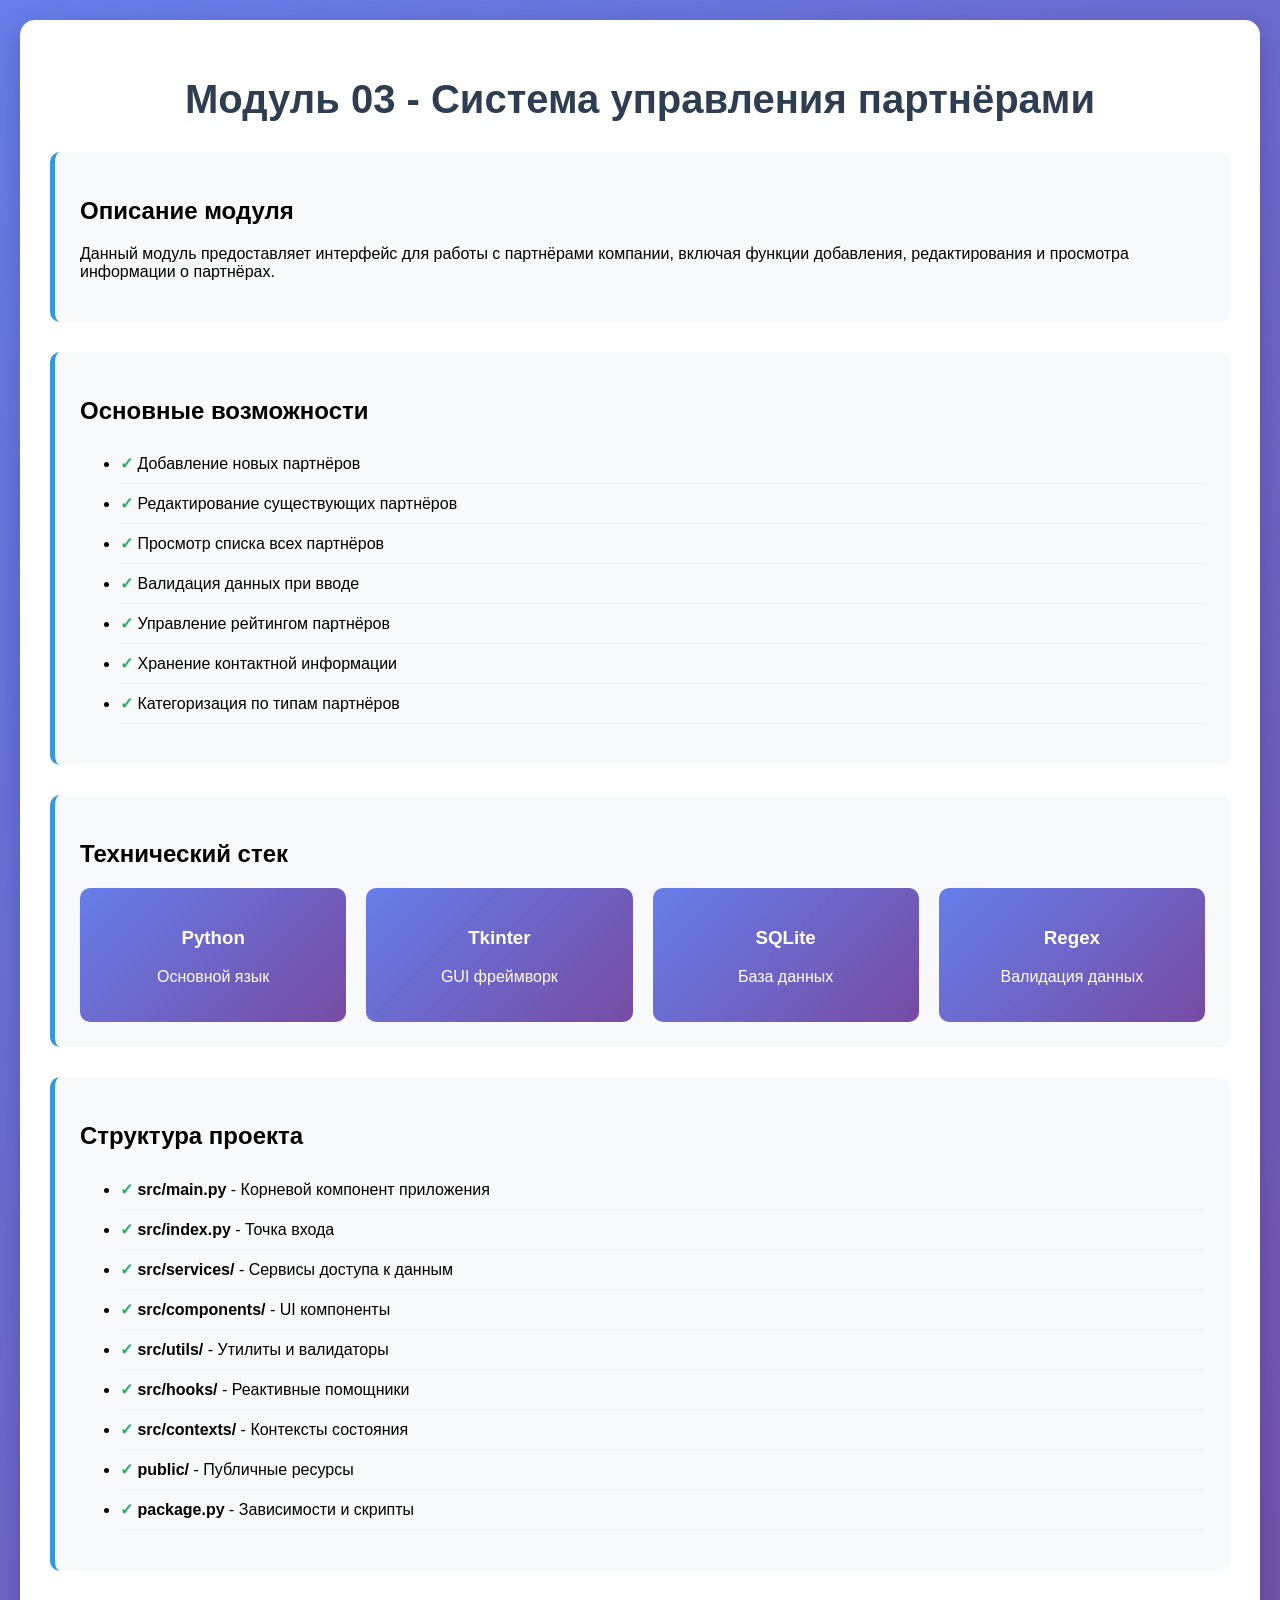
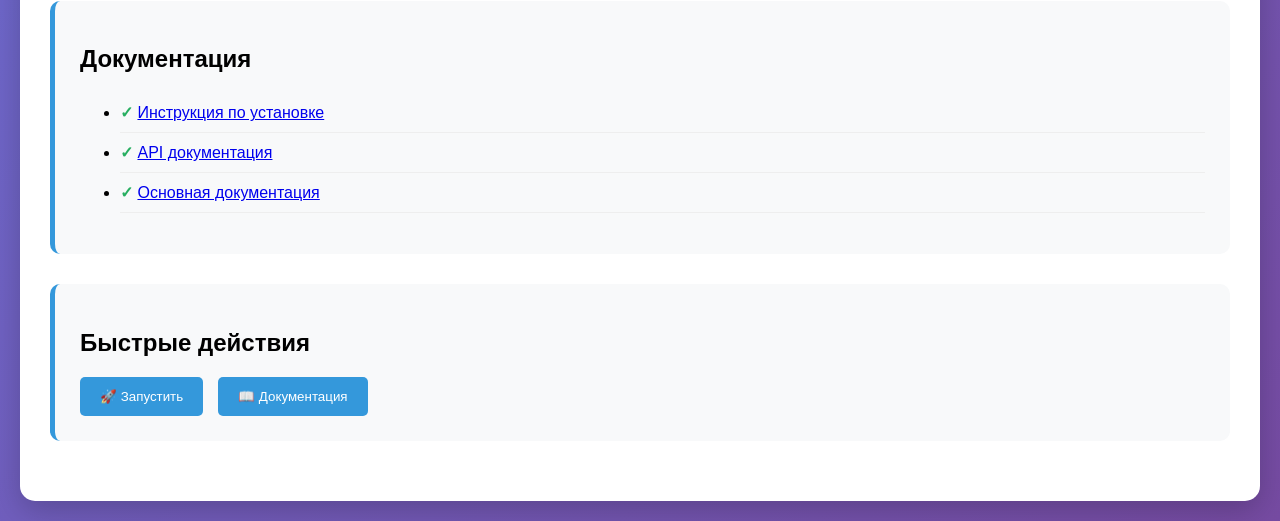
<file: project_10/module_03_kondrateva/public/index.html>
<!DOCTYPE html>
<html lang="ru">
<head>
    <meta charset="UTF-8">
    <meta name="viewport" content="width=device-width, initial-scale=1.0">
    <title>Модуль 03 - Управление партнёрами</title>
    <link rel="stylesheet" href="styles.css">
</head>
<body>
    <div class="container">
        <h1>Модуль 03 - Система управления партнёрами</h1>
        
        <div class="info-section">
            <h2>Описание модуля</h2>
            <p>Данный модуль предоставляет интерфейс для работы с партнёрами компании, включая функции добавления, редактирования и просмотра информации о партнёрах.</p>
        </div>
        
        <div class="info-section">
            <h2>Основные возможности</h2>
            <ul class="feature-list">
                <li>Добавление новых партнёров</li>
                <li>Редактирование существующих партнёров</li>
                <li>Просмотр списка всех партнёров</li>
                <li>Валидация данных при вводе</li>
                <li>Управление рейтингом партнёров</li>
                <li>Хранение контактной информации</li>
                <li>Категоризация по типам партнёров</li>
            </ul>
        </div>
        
        <div class="info-section">
            <h2>Технический стек</h2>
            <div class="tech-stack">
                <div class="tech-item">
                    <h3>Python</h3>
                    <p>Основной язык</p>
                </div>
                <div class="tech-item">
                    <h3>Tkinter</h3>
                    <p>GUI фреймворк</p>
                </div>
                <div class="tech-item">
                    <h3>SQLite</h3>
                    <p>База данных</p>
                </div>
                <div class="tech-item">
                    <h3>Regex</h3>
                    <p>Валидация данных</p>
                </div>
            </div>
        </div>
        
        <div class="info-section">
            <h2>Структура проекта</h2>
            <ul class="feature-list">
                <li><strong>src/main.py</strong> - Корневой компонент приложения</li>
                <li><strong>src/index.py</strong> - Точка входа</li>
                <li><strong>src/services/</strong> - Сервисы доступа к данным</li>
                <li><strong>src/components/</strong> - UI компоненты</li>
                <li><strong>src/utils/</strong> - Утилиты и валидаторы</li>
                <li><strong>src/hooks/</strong> - Реактивные помощники</li>
                <li><strong>src/contexts/</strong> - Контексты состояния</li>
                <li><strong>public/</strong> - Публичные ресурсы</li>
                <li><strong>package.py</strong> - Зависимости и скрипты</li>
            </ul>
        </div>
        
        <div class="info-section">
            <h2>Документация</h2>
            <ul class="feature-list">
                <li><a href="docs/installation.md">Инструкция по установке</a></li>
                <li><a href="docs/api.md">API документация</a></li>
                <li><a href="README.md">Основная документация</a></li>
            </ul>
        </div>
    </div>
    
    <script src="script.js"></script>
</body>
</html>
</file>
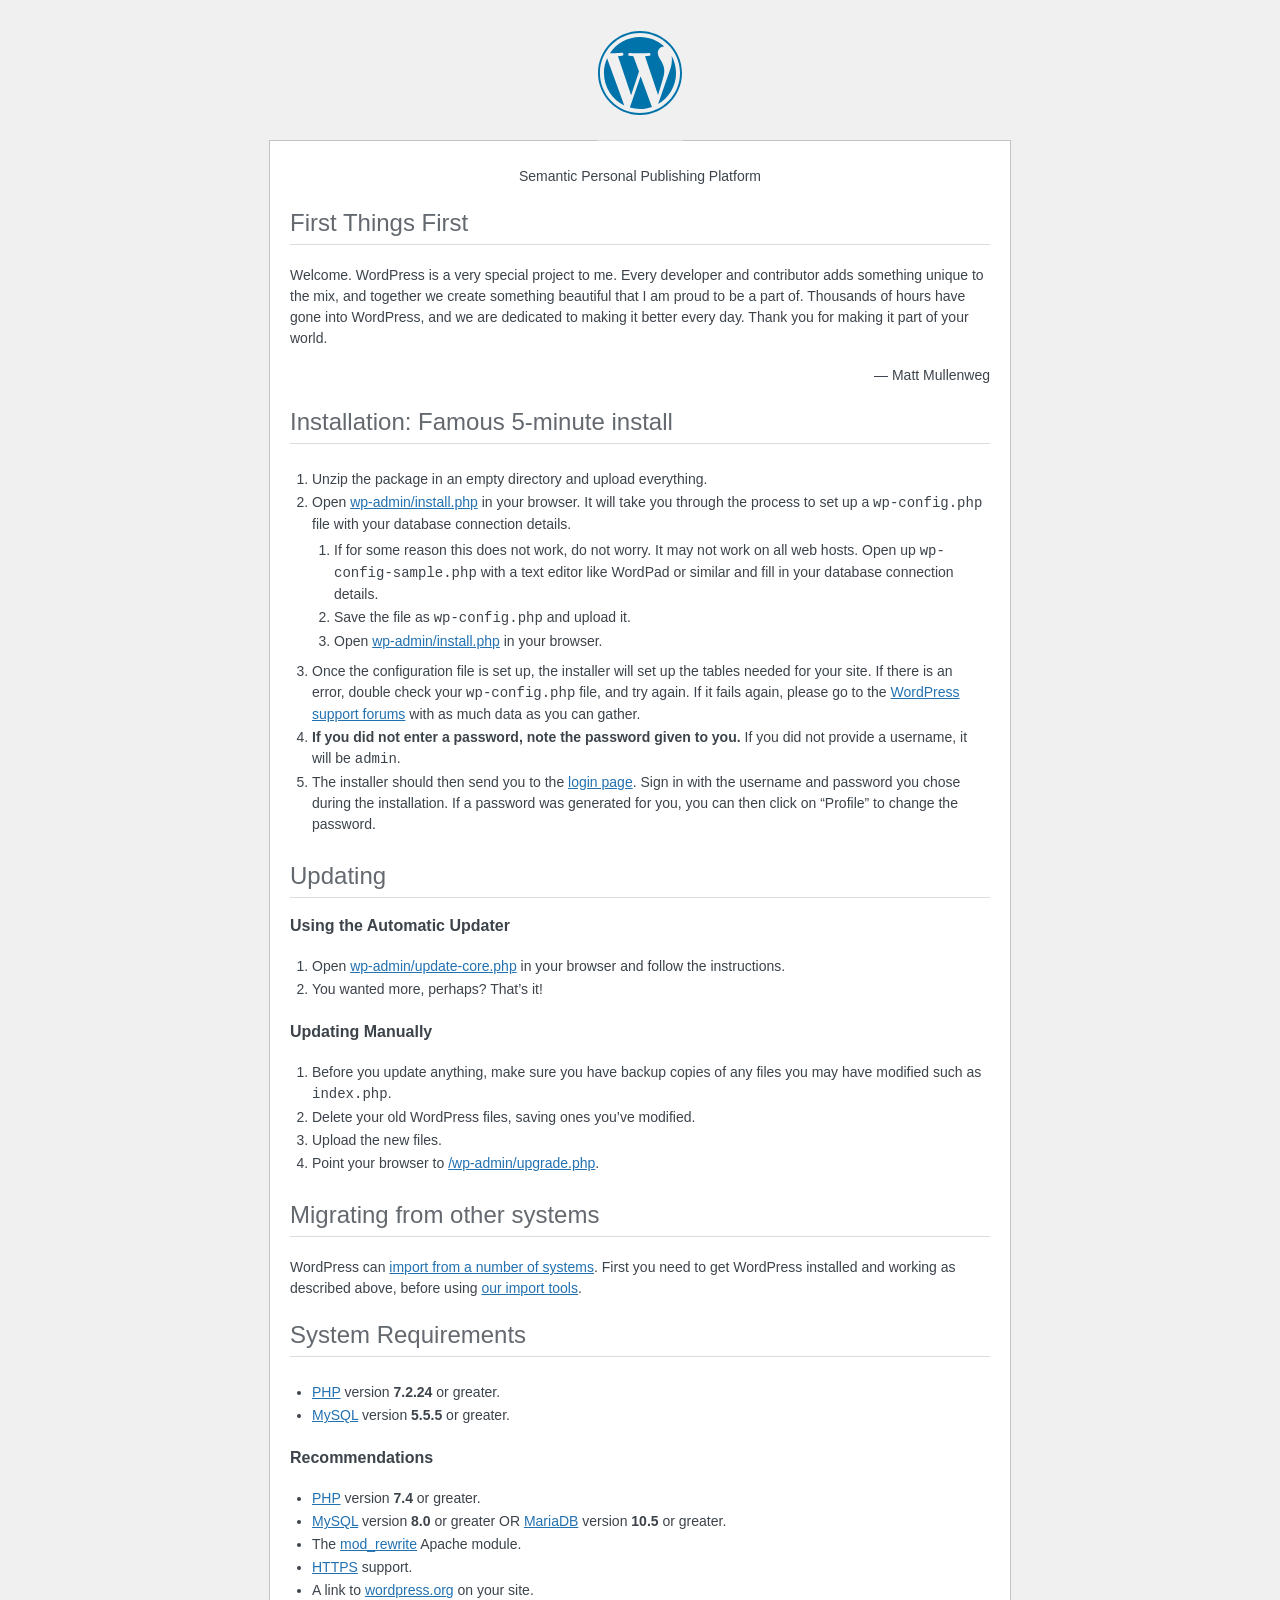
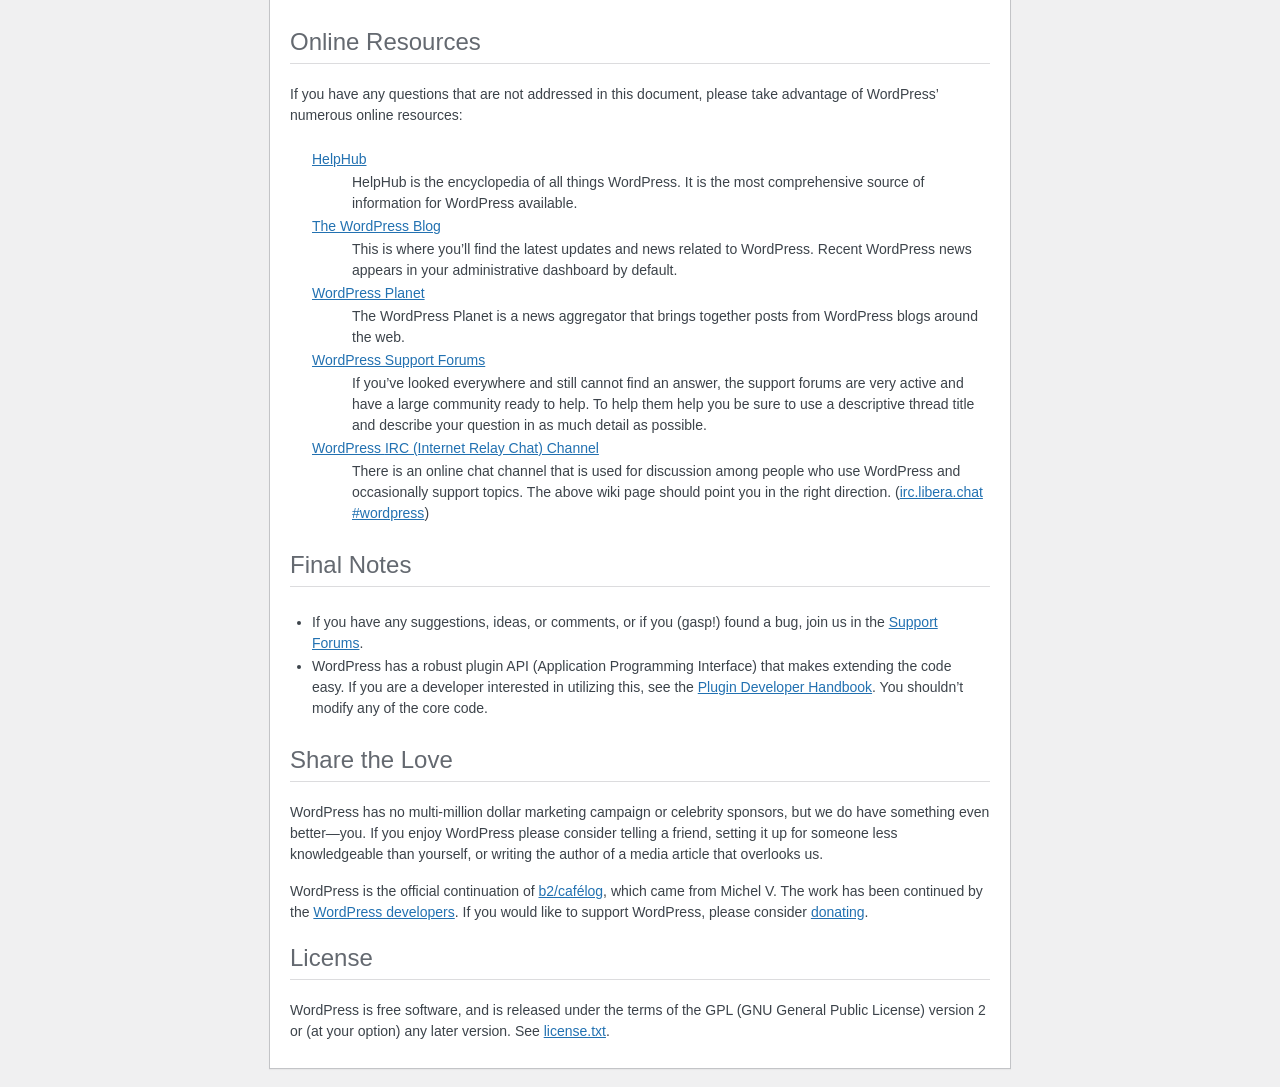
<file: project_01/kondratyeva/readme.html>
<!DOCTYPE html>
<html lang="en">
<head>
	<meta name="viewport" content="width=device-width" />
	<meta http-equiv="Content-Type" content="text/html; charset=utf-8" />
	<title>WordPress &#8250; ReadMe</title>
	<link rel="stylesheet" href="wp-admin/css/install.css?ver=20100228" type="text/css" />
</head>
<body>
<h1 id="logo">
	<a href="https://wordpress.org/"><img alt="WordPress" src="wp-admin/images/wordpress-logo.png" /></a>
</h1>
<p style="text-align: center">Semantic Personal Publishing Platform</p>

<h2>First Things First</h2>
<p>Welcome. WordPress is a very special project to me. Every developer and contributor adds something unique to the mix, and together we create something beautiful that I am proud to be a part of. Thousands of hours have gone into WordPress, and we are dedicated to making it better every day. Thank you for making it part of your world.</p>
<p style="text-align: right">&#8212; Matt Mullenweg</p>

<h2>Installation: Famous 5-minute install</h2>
<ol>
	<li>Unzip the package in an empty directory and upload everything.</li>
	<li>Open <span class="file"><a href="wp-admin/install.php">wp-admin/install.php</a></span> in your browser. It will take you through the process to set up a <code>wp-config.php</code> file with your database connection details.
		<ol>
			<li>If for some reason this does not work, do not worry. It may not work on all web hosts. Open up <code>wp-config-sample.php</code> with a text editor like WordPad or similar and fill in your database connection details.</li>
			<li>Save the file as <code>wp-config.php</code> and upload it.</li>
			<li>Open <span class="file"><a href="wp-admin/install.php">wp-admin/install.php</a></span> in your browser.</li>
		</ol>
	</li>
	<li>Once the configuration file is set up, the installer will set up the tables needed for your site. If there is an error, double check your <code>wp-config.php</code> file, and try again. If it fails again, please go to the <a href="https://wordpress.org/support/forums/">WordPress support forums</a> with as much data as you can gather.</li>
	<li><strong>If you did not enter a password, note the password given to you.</strong> If you did not provide a username, it will be <code>admin</code>.</li>
	<li>The installer should then send you to the <a href="wp-login.php">login page</a>. Sign in with the username and password you chose during the installation. If a password was generated for you, you can then click on &#8220;Profile&#8221; to change the password.</li>
</ol>

<h2>Updating</h2>
<h3>Using the Automatic Updater</h3>
<ol>
	<li>Open <span class="file"><a href="wp-admin/update-core.php">wp-admin/update-core.php</a></span> in your browser and follow the instructions.</li>
	<li>You wanted more, perhaps? That&#8217;s it!</li>
</ol>

<h3>Updating Manually</h3>
<ol>
	<li>Before you update anything, make sure you have backup copies of any files you may have modified such as <code>index.php</code>.</li>
	<li>Delete your old WordPress files, saving ones you&#8217;ve modified.</li>
	<li>Upload the new files.</li>
	<li>Point your browser to <span class="file"><a href="wp-admin/upgrade.php">/wp-admin/upgrade.php</a>.</span></li>
</ol>

<h2>Migrating from other systems</h2>
<p>WordPress can <a href="https://developer.wordpress.org/advanced-administration/wordpress/import/">import from a number of systems</a>. First you need to get WordPress installed and working as described above, before using <a href="wp-admin/import.php">our import tools</a>.</p>

<h2>System Requirements</h2>
<ul>
	<li><a href="https://www.php.net/">PHP</a> version <strong>7.2.24</strong> or greater.</li>
	<li><a href="https://www.mysql.com/">MySQL</a> version <strong>5.5.5</strong> or greater.</li>
</ul>

<h3>Recommendations</h3>
<ul>
	<li><a href="https://www.php.net/">PHP</a> version <strong>7.4</strong> or greater.</li>
	<li><a href="https://www.mysql.com/">MySQL</a> version <strong>8.0</strong> or greater OR <a href="https://mariadb.org/">MariaDB</a> version <strong>10.5</strong> or greater.</li>
	<li>The <a href="https://httpd.apache.org/docs/2.2/mod/mod_rewrite.html">mod_rewrite</a> Apache module.</li>
	<li><a href="https://wordpress.org/news/2016/12/moving-toward-ssl/">HTTPS</a> support.</li>
	<li>A link to <a href="https://wordpress.org/">wordpress.org</a> on your site.</li>
</ul>

<h2>Online Resources</h2>
<p>If you have any questions that are not addressed in this document, please take advantage of WordPress&#8217; numerous online resources:</p>
<dl>
	<dt><a href="https://wordpress.org/documentation/">HelpHub</a></dt>
		<dd>HelpHub is the encyclopedia of all things WordPress. It is the most comprehensive source of information for WordPress available.</dd>
	<dt><a href="https://wordpress.org/news/">The WordPress Blog</a></dt>
		<dd>This is where you&#8217;ll find the latest updates and news related to WordPress. Recent WordPress news appears in your administrative dashboard by default.</dd>
	<dt><a href="https://planet.wordpress.org/">WordPress Planet</a></dt>
		<dd>The WordPress Planet is a news aggregator that brings together posts from WordPress blogs around the web.</dd>
	<dt><a href="https://wordpress.org/support/forums/">WordPress Support Forums</a></dt>
		<dd>If you&#8217;ve looked everywhere and still cannot find an answer, the support forums are very active and have a large community ready to help. To help them help you be sure to use a descriptive thread title and describe your question in as much detail as possible.</dd>
	<dt><a href="https://make.wordpress.org/support/handbook/appendix/other-support-locations/introduction-to-irc/">WordPress <abbr>IRC</abbr> (Internet Relay Chat) Channel</a></dt>
		<dd>There is an online chat channel that is used for discussion among people who use WordPress and occasionally support topics. The above wiki page should point you in the right direction. (<a href="https://web.libera.chat/#wordpress">irc.libera.chat #wordpress</a>)</dd>
</dl>

<h2>Final Notes</h2>
<ul>
	<li>If you have any suggestions, ideas, or comments, or if you (gasp!) found a bug, join us in the <a href="https://wordpress.org/support/forums/">Support Forums</a>.</li>
	<li>WordPress has a robust plugin <abbr>API</abbr> (Application Programming Interface) that makes extending the code easy. If you are a developer interested in utilizing this, see the <a href="https://developer.wordpress.org/plugins/">Plugin Developer Handbook</a>. You shouldn&#8217;t modify any of the core code.</li>
</ul>

<h2>Share the Love</h2>
<p>WordPress has no multi-million dollar marketing campaign or celebrity sponsors, but we do have something even better&#8212;you. If you enjoy WordPress please consider telling a friend, setting it up for someone less knowledgeable than yourself, or writing the author of a media article that overlooks us.</p>

<p>WordPress is the official continuation of <a href="https://cafelog.com/">b2/caf&#233;log</a>, which came from Michel V. The work has been continued by the <a href="https://wordpress.org/about/">WordPress developers</a>. If you would like to support WordPress, please consider <a href="https://wordpress.org/donate/">donating</a>.</p>

<h2>License</h2>
<p>WordPress is free software, and is released under the terms of the <abbr>GPL</abbr> (GNU General Public License) version 2 or (at your option) any later version. See <a href="license.txt">license.txt</a>.</p>

</body>
</html>
</file>
<file: project_10/module_03_kondrateva/public/styles.css>
/* Стили для модуля 03 */
body {
    font-family: 'Segoe UI', sans-serif;
    margin: 0;
    padding: 20px;
    background: linear-gradient(135deg, #667eea 0%, #764ba2 100%);
    min-height: 100vh;
}

.container {
    max-width: 1200px;
    margin: 0 auto;
    background: white;
    padding: 30px;
    border-radius: 15px;
    box-shadow: 0 10px 30px rgba(0,0,0,0.2);
}

h1 {
    color: #2c3e50;
    text-align: center;
    margin-bottom: 30px;
    font-size: 2.5rem;
}

.info-section {
    margin-bottom: 30px;
    padding: 25px;
    background: #f8f9fa;
    border-radius: 10px;
    border-left: 5px solid #3498db;
}

.feature-list li {
    padding: 10px 0;
    border-bottom: 1px solid #eee;
}

.feature-list li:before {
    content: "✓ ";
    color: #27ae60;
    font-weight: bold;
}

.tech-stack {
    display: grid;
    grid-template-columns: repeat(auto-fit, minmax(200px, 1fr));
    gap: 20px;
    margin-top: 20px;
}

.tech-item {
    background: linear-gradient(135deg, #667eea 0%, #764ba2 100%);
    color: white;
    padding: 20px;
    border-radius: 10px;
    text-align: center;
    transition: transform 0.3s ease;
}

.tech-item:hover {
    transform: scale(1.05);
}
</file>
<file: project_01/kondratyeva/wp-admin/css/install.css>
html {
	background: #f0f0f1;
	margin: 0 20px;
}

body {
	background: #fff;
	border: 1px solid #c3c4c7;
	color: #3c434a;
	font-family: -apple-system, BlinkMacSystemFont, "Segoe UI", Roboto, Oxygen-Sans, Ubuntu, Cantarell, "Helvetica Neue", sans-serif;
	margin: 140px auto 25px;
	padding: 20px 20px 10px;
	max-width: 700px;
	-webkit-font-smoothing: subpixel-antialiased;
	box-shadow: 0 1px 1px rgba(0, 0, 0, 0.04);
}

a {
	color: #2271b1;
}

a:hover,
a:active {
	color: #135e96;
}

a:focus {
	color: #043959;
	box-shadow: 0 0 0 2px #2271b1;
	/* Only visible in Windows High Contrast mode */
	outline: 2px solid transparent;
}

h1, h2 {
	border-bottom: 1px solid #dcdcde;
	clear: both;
	color: #646970;
	font-size: 24px;
	padding: 0 0 7px;
	font-weight: 400;
}

h3 {
	font-size: 16px;
}

p, li, dd, dt {
	padding-bottom: 2px;
	font-size: 14px;
	line-height: 1.5;
}

code, .code {
	font-family: Consolas, Monaco, monospace;
}

ul, ol, dl {
	padding: 5px 5px 5px 22px;
}

a img {
	border: 0
}
abbr {
	border: 0;
	font-variant: normal;
}

fieldset {
	border: 0;
	padding: 0;
	margin: 0;
}

#logo {
	margin: -130px auto 25px;
	padding: 0 0 25px;
	width: 84px;
	height: 84px;
	overflow: hidden;
	background-image: url(../images/w-logo-blue.png?ver=20131202);
	background-image: none, url(../images/wordpress-logo.svg?ver=20131107);
	background-size: 84px;
	background-position: center top;
	background-repeat: no-repeat;
	color: #3c434a; /* same as login.css */
	font-size: 20px;
	font-weight: 400;
	line-height: 1.3em;
	text-decoration: none;
	text-align: center;
	text-indent: -9999px;
	outline: none;
}

.step {
	margin: 20px 0 15px;
}
.step, th {
	text-align: left;
	padding: 0;
}
.language-chooser.wp-core-ui .step .button.button-large {
	font-size: 14px;
}
textarea {
	border: 1px solid #dcdcde;
	font-family: -apple-system, BlinkMacSystemFont, "Segoe UI", Roboto, Oxygen-Sans, Ubuntu, Cantarell, "Helvetica Neue", sans-serif;
	width: 100%;
	box-sizing: border-box;
}

.form-table {
	border-collapse: collapse;
	margin-top: 1em;
	width: 100%;
}

.form-table td {
	margin-bottom: 9px;
	padding: 10px 20px 10px 0;
	font-size: 14px;
	vertical-align: top
}

.form-table th {
	font-size: 14px;
	text-align: left;
	padding: 10px 20px 10px 0;
	width: 115px;
	vertical-align: top;
}

.form-table code {
	line-height: 1.28571428;
	font-size: 14px;
}

.form-table p {
	margin: 4px 0 0;
	font-size: 11px;
}

.form-table .setup-description {
	margin: 4px 0 0;
	line-height: 1.6;
}

.form-table input {
	line-height: 1.33333333;
	font-size: 15px;
	padding: 3px 5px;
}

.wp-pwd {
	margin-top: 0;
}

.form-table .wp-pwd {
	display: flex;
	column-gap: 4px;
}

.form-table .password-input-wrapper {
	width: 100%;
}

input,
submit {
	font-family: -apple-system, BlinkMacSystemFont, "Segoe UI", Roboto, Oxygen-Sans, Ubuntu, Cantarell, "Helvetica Neue", sans-serif;
}

.form-table input[type=text],
.form-table input[type=email],
.form-table input[type=url],
.form-table input[type=password],
#pass-strength-result {
	width: 100%;
}

.form-table th p {
	font-weight: 400;
}

.form-table.install-success th,
.form-table.install-success td {
	vertical-align: middle;
	padding: 16px 20px 16px 0;
}

.form-table.install-success td p {
	margin: 0;
	font-size: 14px;
}

.form-table.install-success td code {
	margin: 0;
	font-size: 18px;
}

#error-page {
	margin-top: 50px;
}

#error-page p {
	font-size: 14px;
	line-height: 1.28571428;
	margin: 25px 0 20px;
}

#error-page code, .code {
	font-family: Consolas, Monaco, monospace;
}

.message {
	border-left: 4px solid #d63638;
	padding: .7em .6em;
	background-color: #fcf0f1;
}

/* rtl:ignore */
#dbname,
#uname,
#pwd,
#dbhost,
#prefix,
#user_login,
#admin_email,
#pass1,
#pass2 {
	direction: ltr;
}


/* localization */
body.rtl,
.rtl textarea,
.rtl input,
.rtl submit {
	font-family: Tahoma, sans-serif;
}

:lang(he-il) body.rtl,
:lang(he-il) .rtl textarea,
:lang(he-il) .rtl input,
:lang(he-il) .rtl submit {
	font-family: Arial, sans-serif;
}

@media only screen and (max-width: 799px) {
	body {
		margin-top: 115px;
	}
	#logo a {
		margin: -125px auto 30px;
	}
}

@media screen and (max-width: 782px) {

	.form-table {
		margin-top: 0;
	}

	.form-table th,
	.form-table td {
		display: block;
		width: auto;
		vertical-align: middle;
	}

	.form-table th {
		padding: 20px 0 0;
	}

	.form-table td {
		padding: 5px 0;
		border: 0;
		margin: 0;
	}

	textarea,
	input {
		font-size: 16px;
	}

	.form-table td input[type="text"],
	.form-table td input[type="email"],
	.form-table td input[type="url"],
	.form-table td input[type="password"],
	.form-table td select,
	.form-table td textarea,
	.form-table span.description {
		width: 100%;
		font-size: 16px;
		line-height: 1.5;
		padding: 7px 10px;
		display: block;
		max-width: none;
		box-sizing: border-box;
	}

	#pwd {
		padding-right: 2.5rem;
	}

	.wp-pwd #pass1 {
		padding-right: 50px;
	}

	.wp-pwd .button.wp-hide-pw {
		right: 0;
	}

	#pass-strength-result {
		width: 100%;
	}
}

body.language-chooser {
	max-width: 300px;
}

.language-chooser select {
	padding: 8px;
	width: 100%;
	display: block;
	border: 1px solid #dcdcde;
	background: #fff;
	color: #2c3338;
	font-size: 16px;
	font-family: Arial, sans-serif;
	font-weight: 400;
}

.language-chooser select:focus {
	color: #2c3338;
}

.language-chooser select option:hover,
.language-chooser select option:focus {
	color: #0a4b78;
}

.language-chooser .step {
	text-align: right;
}

.screen-reader-input,
.screen-reader-text {
	border: 0;
	clip: rect(1px, 1px, 1px, 1px);
	clip-path: inset(50%);
	height: 1px;
	margin: -1px;
	overflow: hidden;
	padding: 0;
	position: absolute;
	width: 1px;
	word-wrap: normal !important;
}

.spinner {
	background: url(../images/spinner.gif) no-repeat;
	background-size: 20px 20px;
	visibility: hidden;
	opacity: 0.7;
	filter: alpha(opacity=70);
	width: 20px;
	height: 20px;
	margin: 2px 5px 0;
}

.step .spinner {
	display: inline-block;
	vertical-align: middle;
	margin-right: 15px;
}

.button.hide-if-no-js,
.hide-if-no-js {
	display: none;
}

/**
 * HiDPI Displays
 */
@media print,
  (min-resolution: 120dpi) {

	.spinner {
		background-image: url(../images/spinner-2x.gif);
	}

}
</file>
